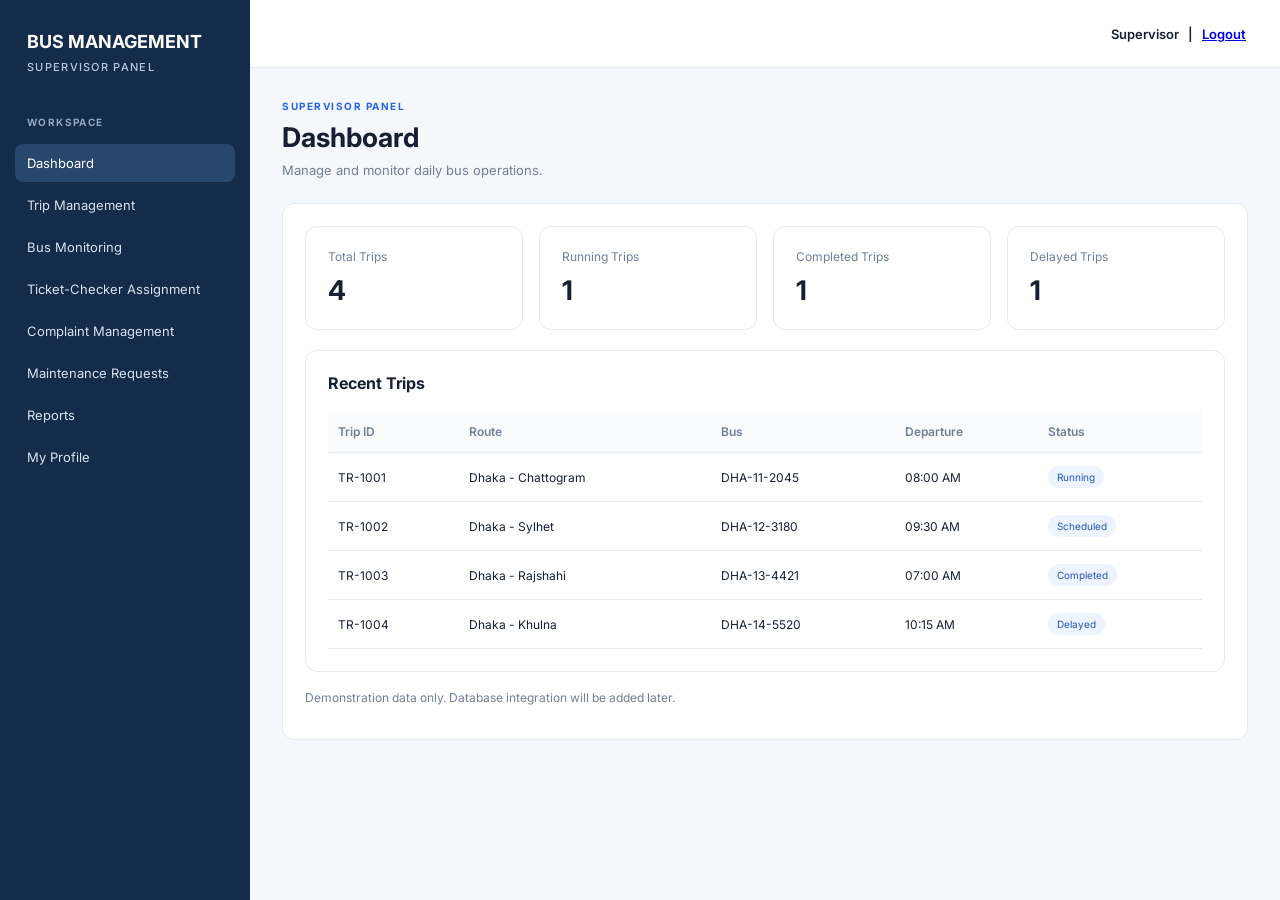
<file: index.html>
<!DOCTYPE html>
<html lang="en">
<head>
  <meta charset="UTF-8">
  <meta name="viewport" content="width=device-width, initial-scale=1.0">
  <title>Supervisor Panel</title>
  <meta http-equiv="refresh" content="0; url=views/dashboard.html">
</head>
<body>
  <p>Opening Supervisor Dashboard... <a href="views/dashboard.html">Continue</a></p>
</body>
</html>
</file>
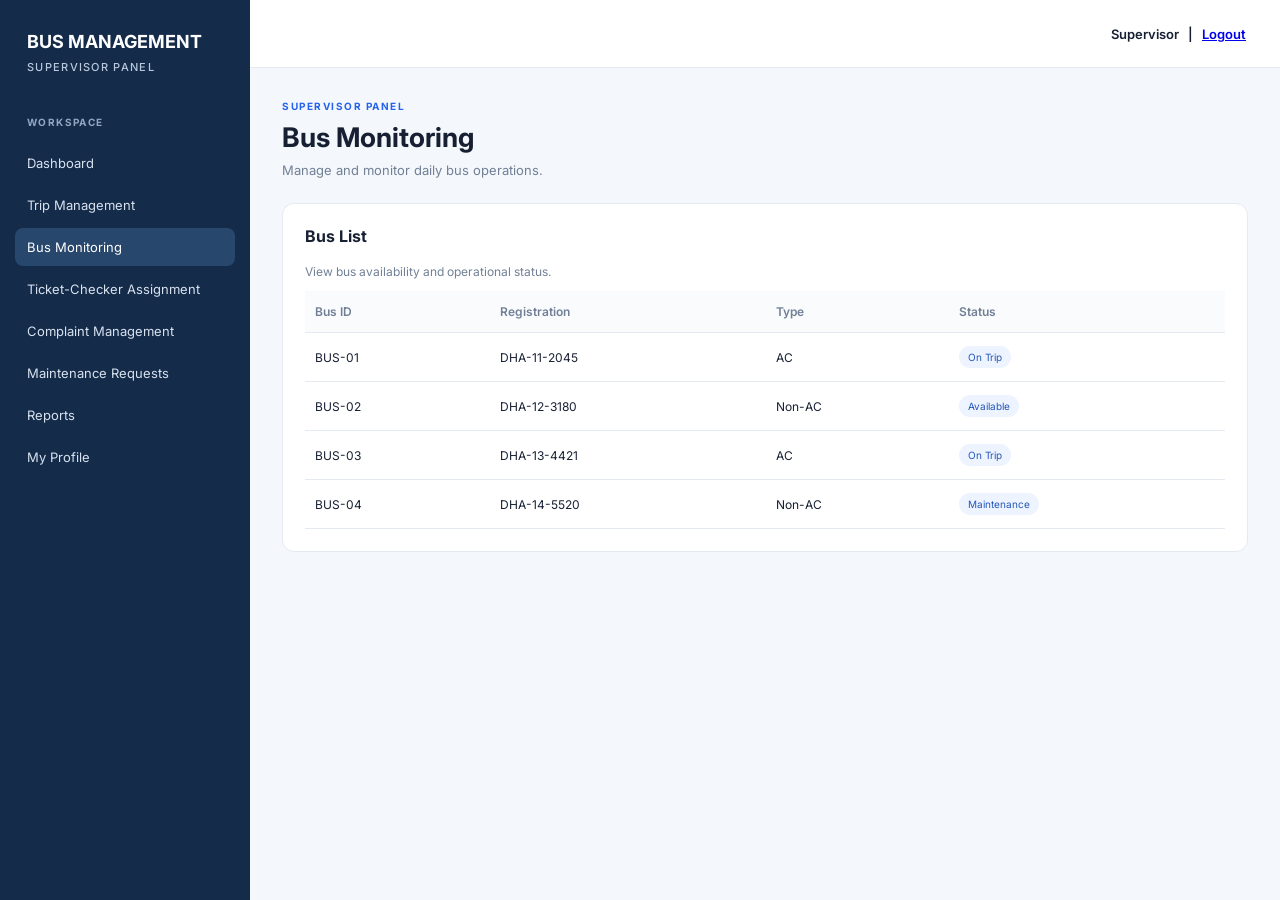
<file: views/buses.html>
<!DOCTYPE html>
<html lang="en">
<head>
  <meta charset="UTF-8">
  <meta name="viewport" content="width=device-width, initial-scale=1.0">
  <title>Bus Monitoring | Supervisor</title>
  <link rel="stylesheet" href="../css/style.css">
  <link rel="stylesheet" href="../css/buses.css">
</head>
<body>
  <div id="app">
    <aside id="sidebar" class="sidebar"></aside>
    <div class="page-area">
      <header id="topbar" class="topbar"></header>
      <main class="main-content">
        <div class="page-heading">
          <div>
            <p class="eyebrow">SUPERVISOR PANEL</p>
            <h1>Bus Monitoring</h1>
            <p class="muted">Manage and monitor daily bus operations.</p>
          </div>
        </div>
        <section id="pageContent" class="content-card">
          <p>Loading bus monitoring...</p>
        </section>
      </main>
    </div>
  </div>
  <script type="module" src="../js/controllers/busController.js"></script>
</body>
</html>
</file>
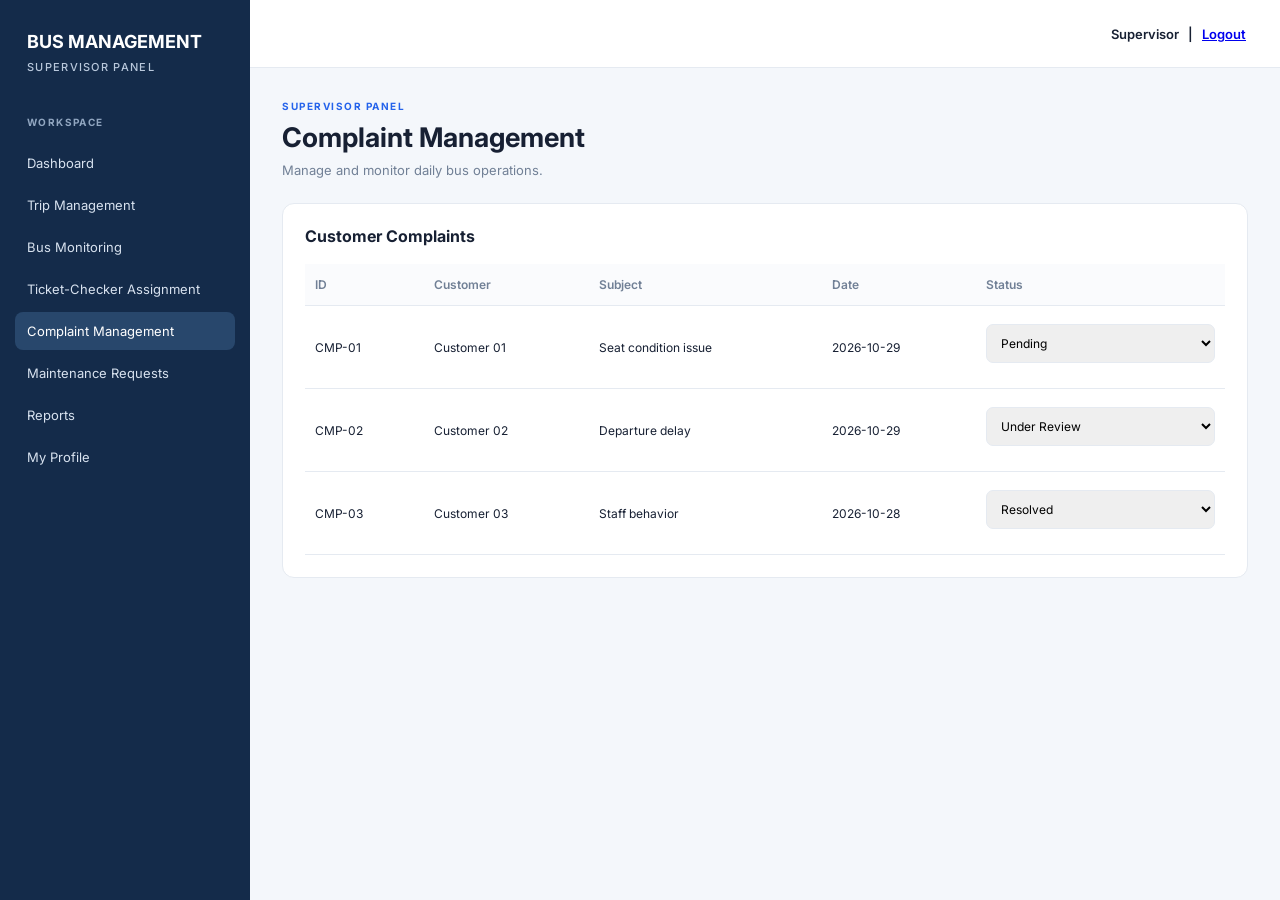
<file: views/complaints.html>
<!DOCTYPE html>
<html lang="en">
<head>
  <meta charset="UTF-8">
  <meta name="viewport" content="width=device-width, initial-scale=1.0">
  <title>Complaint Management | Supervisor</title>
  <link rel="stylesheet" href="../css/style.css">
  <link rel="stylesheet" href="../css/complaints.css">
</head>
<body>
  <div id="app">
    <aside id="sidebar" class="sidebar"></aside>
    <div class="page-area">
      <header id="topbar" class="topbar"></header>
      <main class="main-content">
        <div class="page-heading">
          <div>
            <p class="eyebrow">SUPERVISOR PANEL</p>
            <h1>Complaint Management</h1>
            <p class="muted">Manage and monitor daily bus operations.</p>
          </div>
        </div>
        <section id="pageContent" class="content-card">
          <p>Loading complaint management...</p>
        </section>
      </main>
    </div>
  </div>
  <script type="module" src="../js/controllers/complaintController.js"></script>
</body>
</html>
</file>
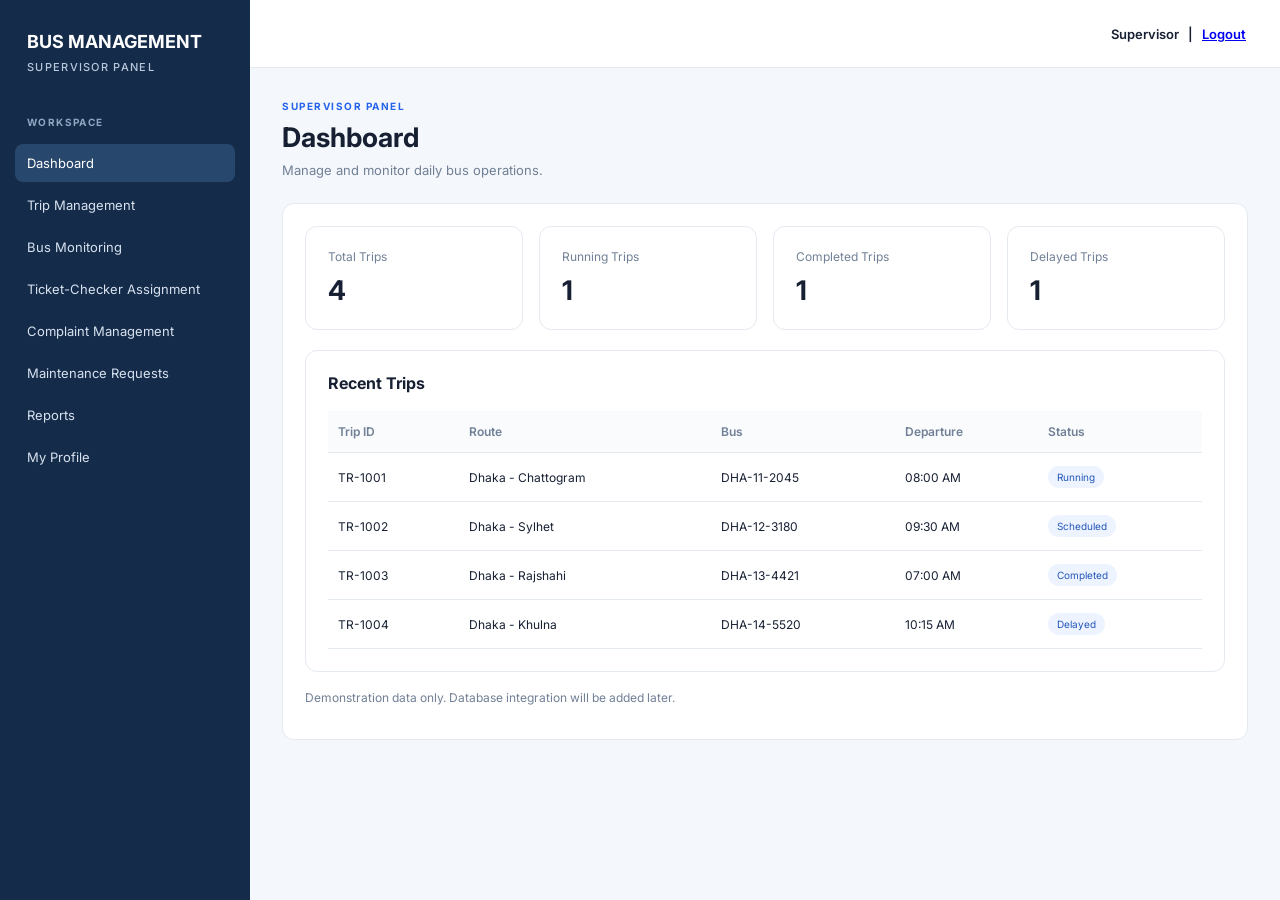
<file: views/dashboard.html>
<!DOCTYPE html>
<html lang="en">
<head>
  <meta charset="UTF-8">
  <meta name="viewport" content="width=device-width, initial-scale=1.0">
  <title>Dashboard | Supervisor</title>
  <link rel="stylesheet" href="../css/style.css">
  <link rel="stylesheet" href="../css/dashboard.css">
</head>
<body>
  <div id="app">
    <aside id="sidebar" class="sidebar"></aside>
    <div class="page-area">
      <header id="topbar" class="topbar"></header>
      <main class="main-content">
        <div class="page-heading">
          <div>
            <p class="eyebrow">SUPERVISOR PANEL</p>
            <h1>Dashboard</h1>
            <p class="muted">Manage and monitor daily bus operations.</p>
          </div>
        </div>
        <section id="pageContent" class="content-card">
          <p>Loading dashboard...</p>
        </section>
      </main>
    </div>
  </div>
  <script type="module" src="../js/controllers/dashboardController.js"></script>
</body>
</html>
</file>
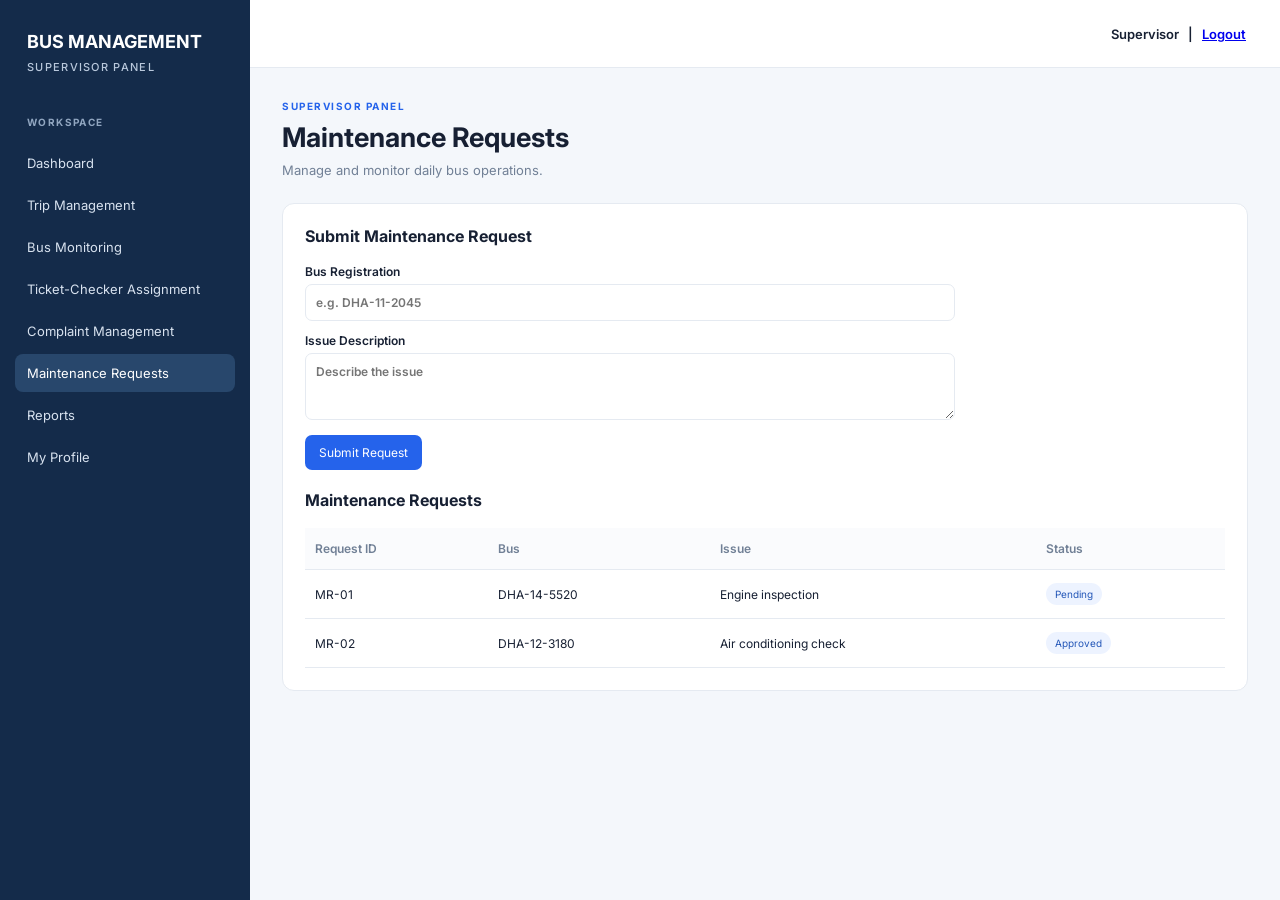
<file: views/maintenance.html>
<!DOCTYPE html>
<html lang="en">
<head>
  <meta charset="UTF-8">
  <meta name="viewport" content="width=device-width, initial-scale=1.0">
  <title>Maintenance Requests | Supervisor</title>
  <link rel="stylesheet" href="../css/style.css">
  <link rel="stylesheet" href="../css/maintenance.css">
</head>
<body>
  <div id="app">
    <aside id="sidebar" class="sidebar"></aside>
    <div class="page-area">
      <header id="topbar" class="topbar"></header>
      <main class="main-content">
        <div class="page-heading">
          <div>
            <p class="eyebrow">SUPERVISOR PANEL</p>
            <h1>Maintenance Requests</h1>
            <p class="muted">Manage and monitor daily bus operations.</p>
          </div>
        </div>
        <section id="pageContent" class="content-card">
          <p>Loading maintenance requests...</p>
        </section>
      </main>
    </div>
  </div>
  <script type="module" src="../js/controllers/maintenanceController.js"></script>
</body>
</html>
</file>
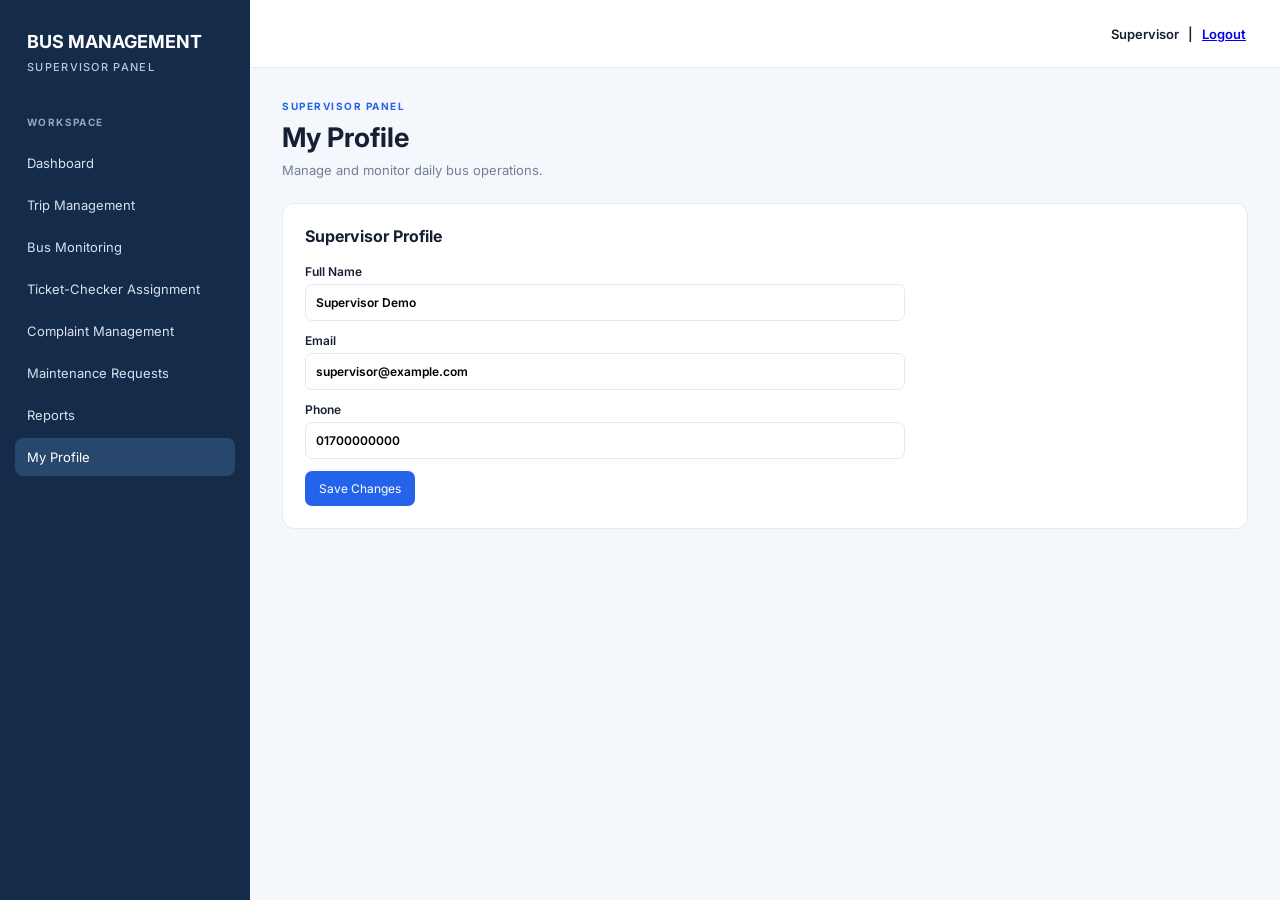
<file: views/profile.html>
<!DOCTYPE html>
<html lang="en">
<head>
  <meta charset="UTF-8">
  <meta name="viewport" content="width=device-width, initial-scale=1.0">
  <title>My Profile | Supervisor</title>
  <link rel="stylesheet" href="../css/style.css">
  <link rel="stylesheet" href="../css/profile.css">
</head>
<body>
  <div id="app">
    <aside id="sidebar" class="sidebar"></aside>
    <div class="page-area">
      <header id="topbar" class="topbar"></header>
      <main class="main-content">
        <div class="page-heading">
          <div>
            <p class="eyebrow">SUPERVISOR PANEL</p>
            <h1>My Profile</h1>
            <p class="muted">Manage and monitor daily bus operations.</p>
          </div>
        </div>
        <section id="pageContent" class="content-card">
          <p>Loading my profile...</p>
        </section>
      </main>
    </div>
  </div>
  <script type="module" src="../js/controllers/profileController.js"></script>
</body>
</html>
</file>
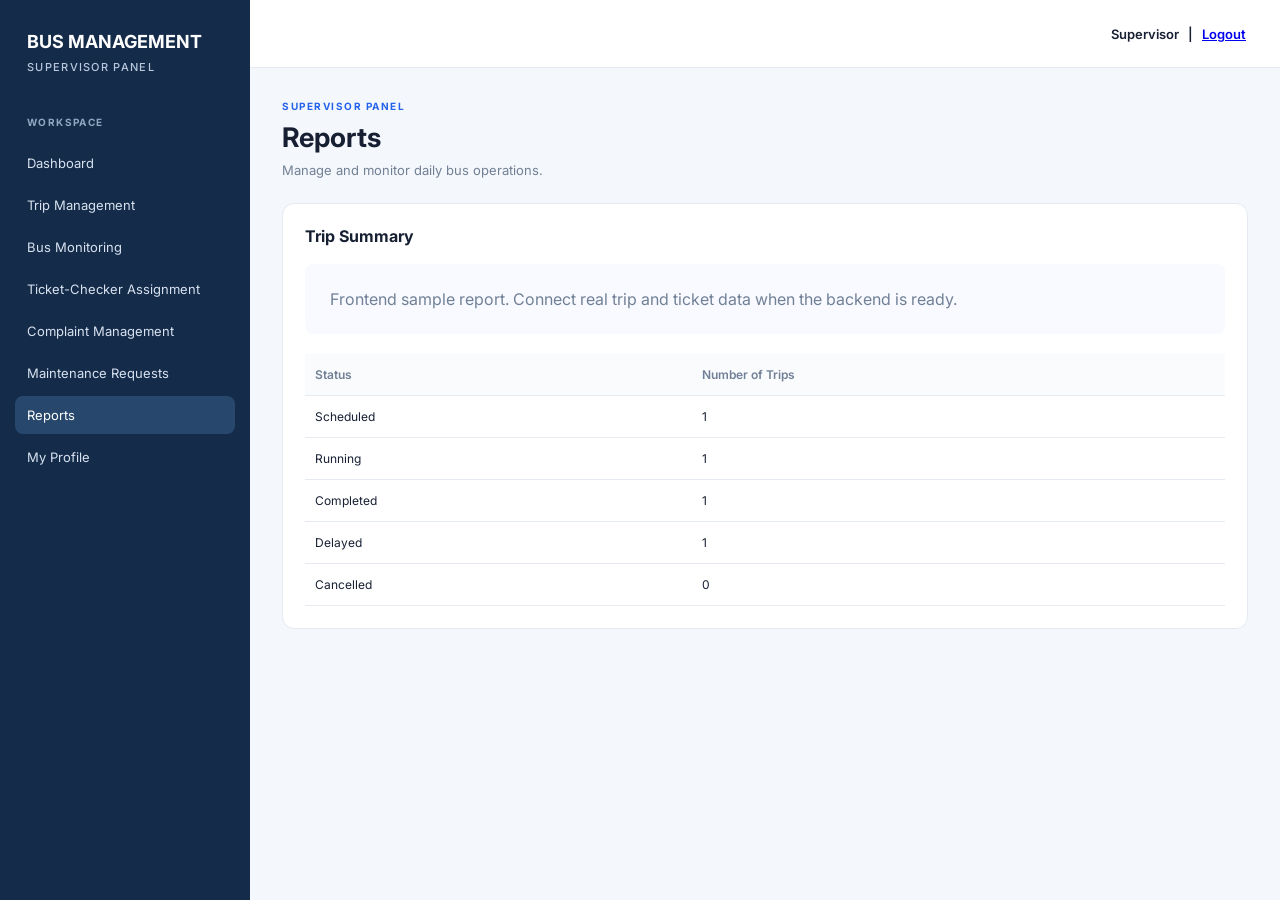
<file: views/reports.html>
<!DOCTYPE html>
<html lang="en">
<head>
  <meta charset="UTF-8">
  <meta name="viewport" content="width=device-width, initial-scale=1.0">
  <title>Reports | Supervisor</title>
  <link rel="stylesheet" href="../css/style.css">
  <link rel="stylesheet" href="../css/reports.css">
</head>
<body>
  <div id="app">
    <aside id="sidebar" class="sidebar"></aside>
    <div class="page-area">
      <header id="topbar" class="topbar"></header>
      <main class="main-content">
        <div class="page-heading">
          <div>
            <p class="eyebrow">SUPERVISOR PANEL</p>
            <h1>Reports</h1>
            <p class="muted">Manage and monitor daily bus operations.</p>
          </div>
        </div>
        <section id="pageContent" class="content-card">
          <p>Loading reports...</p>
        </section>
      </main>
    </div>
  </div>
  <script type="module" src="../js/controllers/reportController.js"></script>
</body>
</html>
</file>
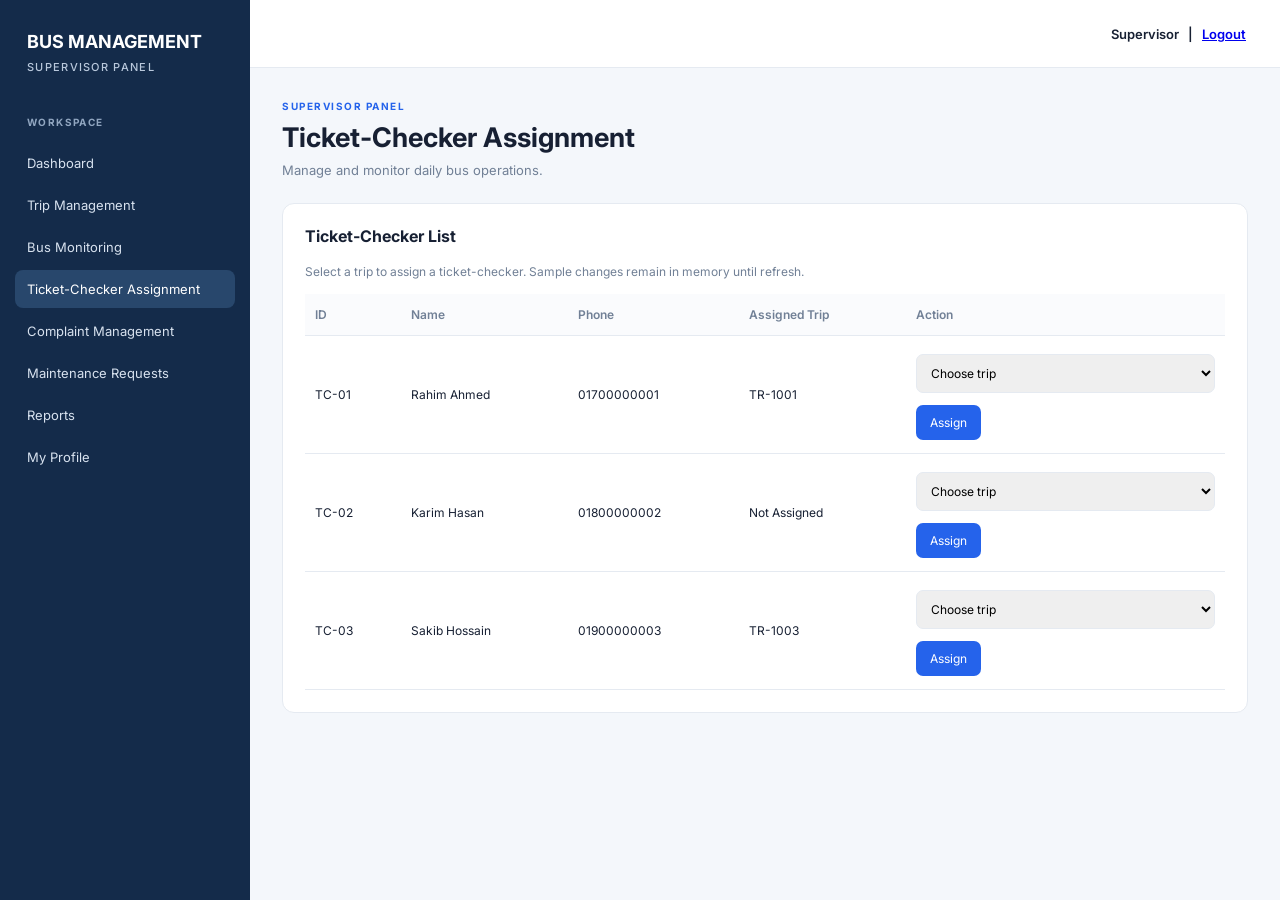
<file: views/ticket-checkers.html>
<!DOCTYPE html>
<html lang="en">
<head>
  <meta charset="UTF-8">
  <meta name="viewport" content="width=device-width, initial-scale=1.0">
  <title>Ticket-Checker Assignment | Supervisor</title>
  <link rel="stylesheet" href="../css/style.css">
  <link rel="stylesheet" href="../css/ticket-checkers.css">
</head>
<body>
  <div id="app">
    <aside id="sidebar" class="sidebar"></aside>
    <div class="page-area">
      <header id="topbar" class="topbar"></header>
      <main class="main-content">
        <div class="page-heading">
          <div>
            <p class="eyebrow">SUPERVISOR PANEL</p>
            <h1>Ticket-Checker Assignment</h1>
            <p class="muted">Manage and monitor daily bus operations.</p>
          </div>
        </div>
        <section id="pageContent" class="content-card">
          <p>Loading ticket-checker assignment...</p>
        </section>
      </main>
    </div>
  </div>
  <script type="module" src="../js/controllers/ticketCheckerController.js"></script>
</body>
</html>
</file>
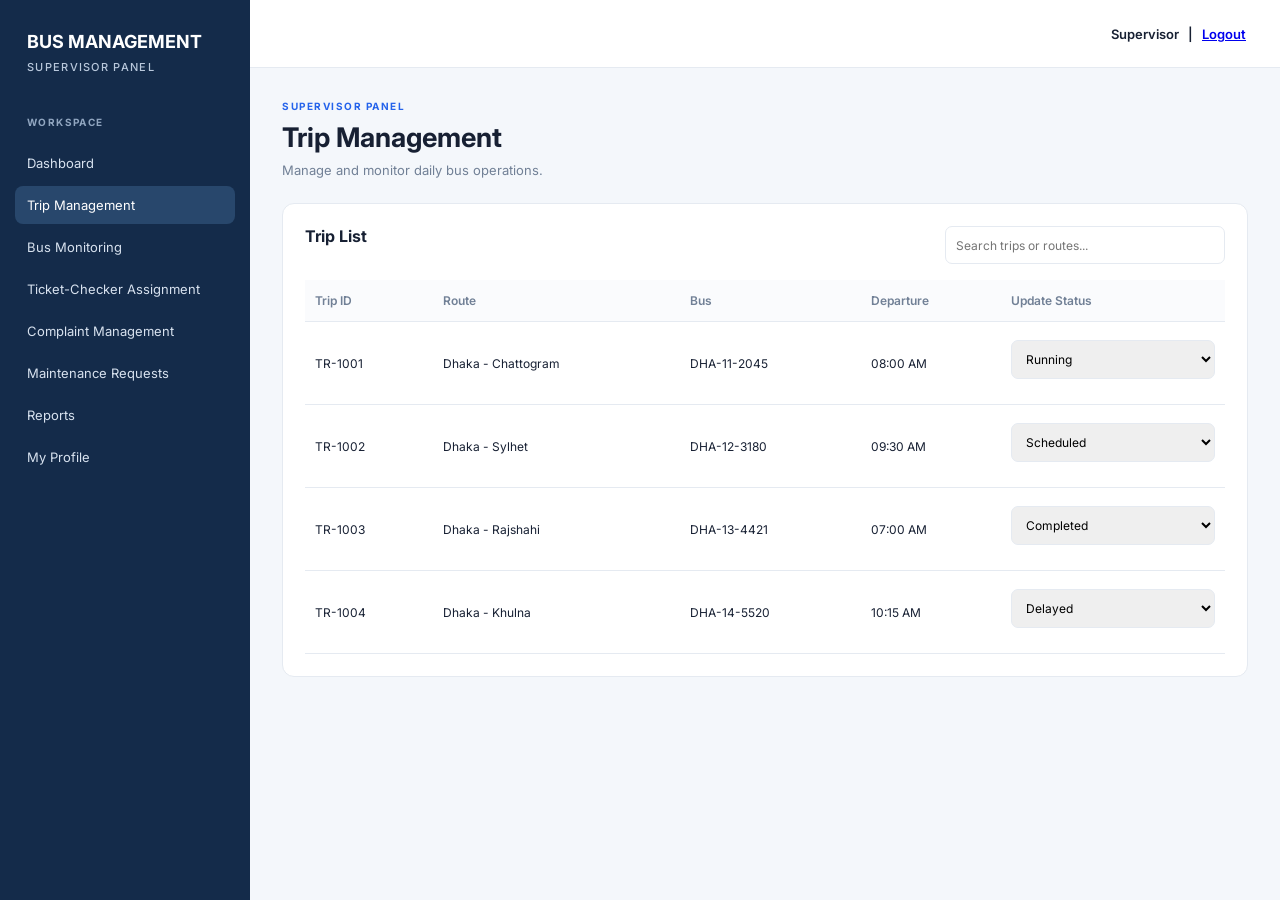
<file: views/trips.html>
<!DOCTYPE html>
<html lang="en">
<head>
  <meta charset="UTF-8">
  <meta name="viewport" content="width=device-width, initial-scale=1.0">
  <title>Trip Management | Supervisor</title>
  <link rel="stylesheet" href="../css/style.css">
  <link rel="stylesheet" href="../css/trips.css">
</head>
<body>
  <div id="app">
    <aside id="sidebar" class="sidebar"></aside>
    <div class="page-area">
      <header id="topbar" class="topbar"></header>
      <main class="main-content">
        <div class="page-heading">
          <div>
            <p class="eyebrow">SUPERVISOR PANEL</p>
            <h1>Trip Management</h1>
            <p class="muted">Manage and monitor daily bus operations.</p>
          </div>
        </div>
        <section id="pageContent" class="content-card">
          <p>Loading trip management...</p>
        </section>
      </main>
    </div>
  </div>
  <script type="module" src="../js/controllers/tripController.js"></script>
</body>
</html>
</file>
<file: css/style.css>
@import url('https://fonts.googleapis.com/css2?family=Inter:wght@400;500;600;700&display=swap');

:root {
  --navy: #142b4a;
  --blue: #2563eb;
  --bg: #f4f7fb;
  --text: #172033;
  --muted: #718096;
  --border: #e5eaf1;
  --white: #ffffff;
}
* { box-sizing: border-box; }
body { margin: 0; font-family: Inter, Arial, sans-serif; background: var(--bg); color: var(--text); }
#app { min-height: 100vh; display: flex; }
.sidebar { width: 250px; background: var(--navy); color: white; padding: 24px 15px; min-height: 100vh; flex-shrink: 0; }
.brand { font-size: 18px; font-weight: 700; padding: 4px 12px 28px; line-height: 1.5; }
.brand small { display: block; color: #b9c8dc; font-size: 11px; font-weight: 500; letter-spacing: 1.3px; margin-top: 4px; }
.nav-label { color: #91a6c0; font-size: 10px; font-weight: 700; letter-spacing: 1.4px; padding: 12px; }
.nav-link { display: block; color: #d8e2ef; text-decoration: none; padding: 11px 12px; border-radius: 8px; margin: 4px 0; font-size: 13px; }
.nav-link:hover, .nav-link.active { background: #28476c; color: white; }
.page-area { flex: 1; min-width: 0; }
.topbar { height: 68px; background: white; border-bottom: 1px solid var(--border); display: flex; justify-content: flex-end; align-items: center; padding: 0 34px; }
.user-chip { font-size: 13px; font-weight: 600; }
.main-content { padding: 32px; max-width: 1400px; margin: auto; }
.page-heading { display: flex; justify-content: space-between; align-items: center; margin-bottom: 25px; }
h1 { margin: 0 0 8px; font-size: 27px; }
.eyebrow { color: var(--blue); font-size: 10px; font-weight: 700; letter-spacing: 1.5px; margin: 0 0 9px; }
.muted { color: var(--muted); font-size: 13px; margin: 0; }
.content-card, .stat-card { background: white; border: 1px solid var(--border); border-radius: 12px; padding: 22px; }
.content-card h2 { font-size: 16px; margin: 0 0 18px; }
.stats-grid { display: grid; grid-template-columns: repeat(4, minmax(0, 1fr)); gap: 16px; margin-bottom: 20px; }
.stat-card p { margin: 0 0 10px; color: var(--muted); font-size: 12px; }
.stat-card strong { font-size: 27px; }
.stat-card small { display: block; color: #16a36a; margin-top: 7px; font-size: 11px; }
table { width: 100%; border-collapse: collapse; font-size: 12px; }
th, td { text-align: left; padding: 13px 10px; border-bottom: 1px solid var(--border); }
th { color: var(--muted); font-weight: 600; background: #fafbfd; }
.status { display: inline-block; padding: 5px 9px; border-radius: 20px; background: #edf3ff; color: #2457b8; font-size: 10px; }
button, .button { border: 0; border-radius: 7px; background: var(--blue); color: white; padding: 10px 14px; cursor: pointer; font: inherit; font-size: 12px; }
button:hover, .button:hover { opacity: .9; }
input, select, textarea { border: 1px solid var(--border); border-radius: 7px; padding: 10px; font: inherit; font-size: 12px; width: 100%; margin: 5px 0 12px; }
.form-row { display: grid; grid-template-columns: repeat(2, 1fr); gap: 12px; }
label { display: block; font-size: 12px; font-weight: 600; }
.toolbar { display: flex; justify-content: space-between; gap: 12px; margin-bottom: 16px; }
.toolbar input { max-width: 280px; margin: 0; }
@media (max-width: 850px) {
  .sidebar { width: 205px; }
  .main-content { padding: 22px; }
  .stats-grid { grid-template-columns: repeat(2, 1fr); }
}
@media (max-width: 600px) {
  #app { display: block; }
  .sidebar { width: 100%; min-height: auto; }
  .sidebar nav { display: grid; grid-template-columns: repeat(2, 1fr); }
  .main-content { padding: 18px; }
  .stats-grid, .form-row { grid-template-columns: 1fr; }
  .topbar { height: 55px; }
  .toolbar { flex-direction: column; }
}
</file>
<file: css/buses.css>
.bus-summary { color: var(--muted); font-size: 12px; }
</file>
<file: css/complaints.css>
.priority { font-weight: 600; }
</file>
<file: css/dashboard.css>
.dashboard-note { margin-top: 18px; color: var(--muted); font-size: 12px; }
</file>
<file: css/maintenance.css>
.request-form { max-width: 650px; }
</file>
<file: css/profile.css>
.profile-form { max-width: 600px; }
</file>
<file: css/reports.css>
.report-placeholder { padding: 25px; background: #f8faff; border-radius: 8px; color: var(--muted); }
</file>
<file: css/ticket-checkers.css>
.assignment-help { color: var(--muted); font-size: 12px; margin-bottom: 15px; }
</file>
<file: css/trips.css>
.trip-actions { display:flex; gap:8px; }
</file>
